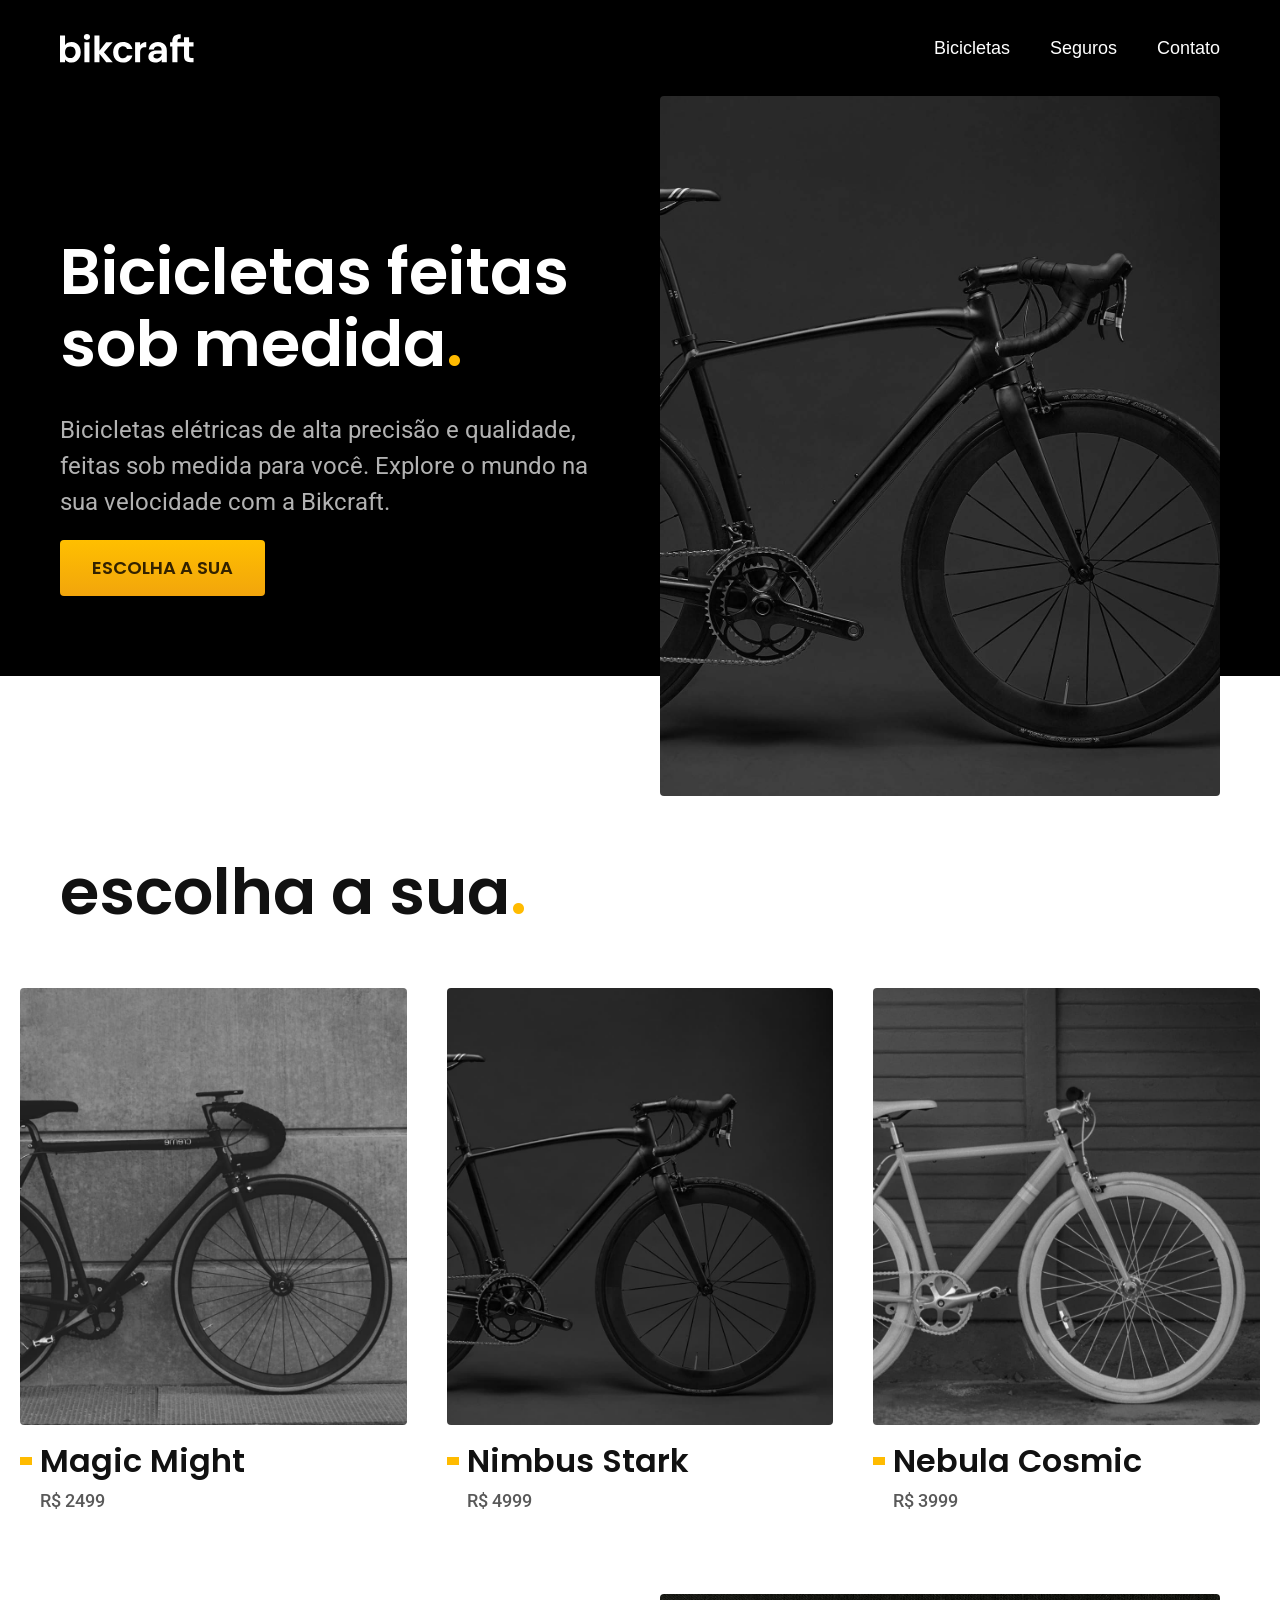
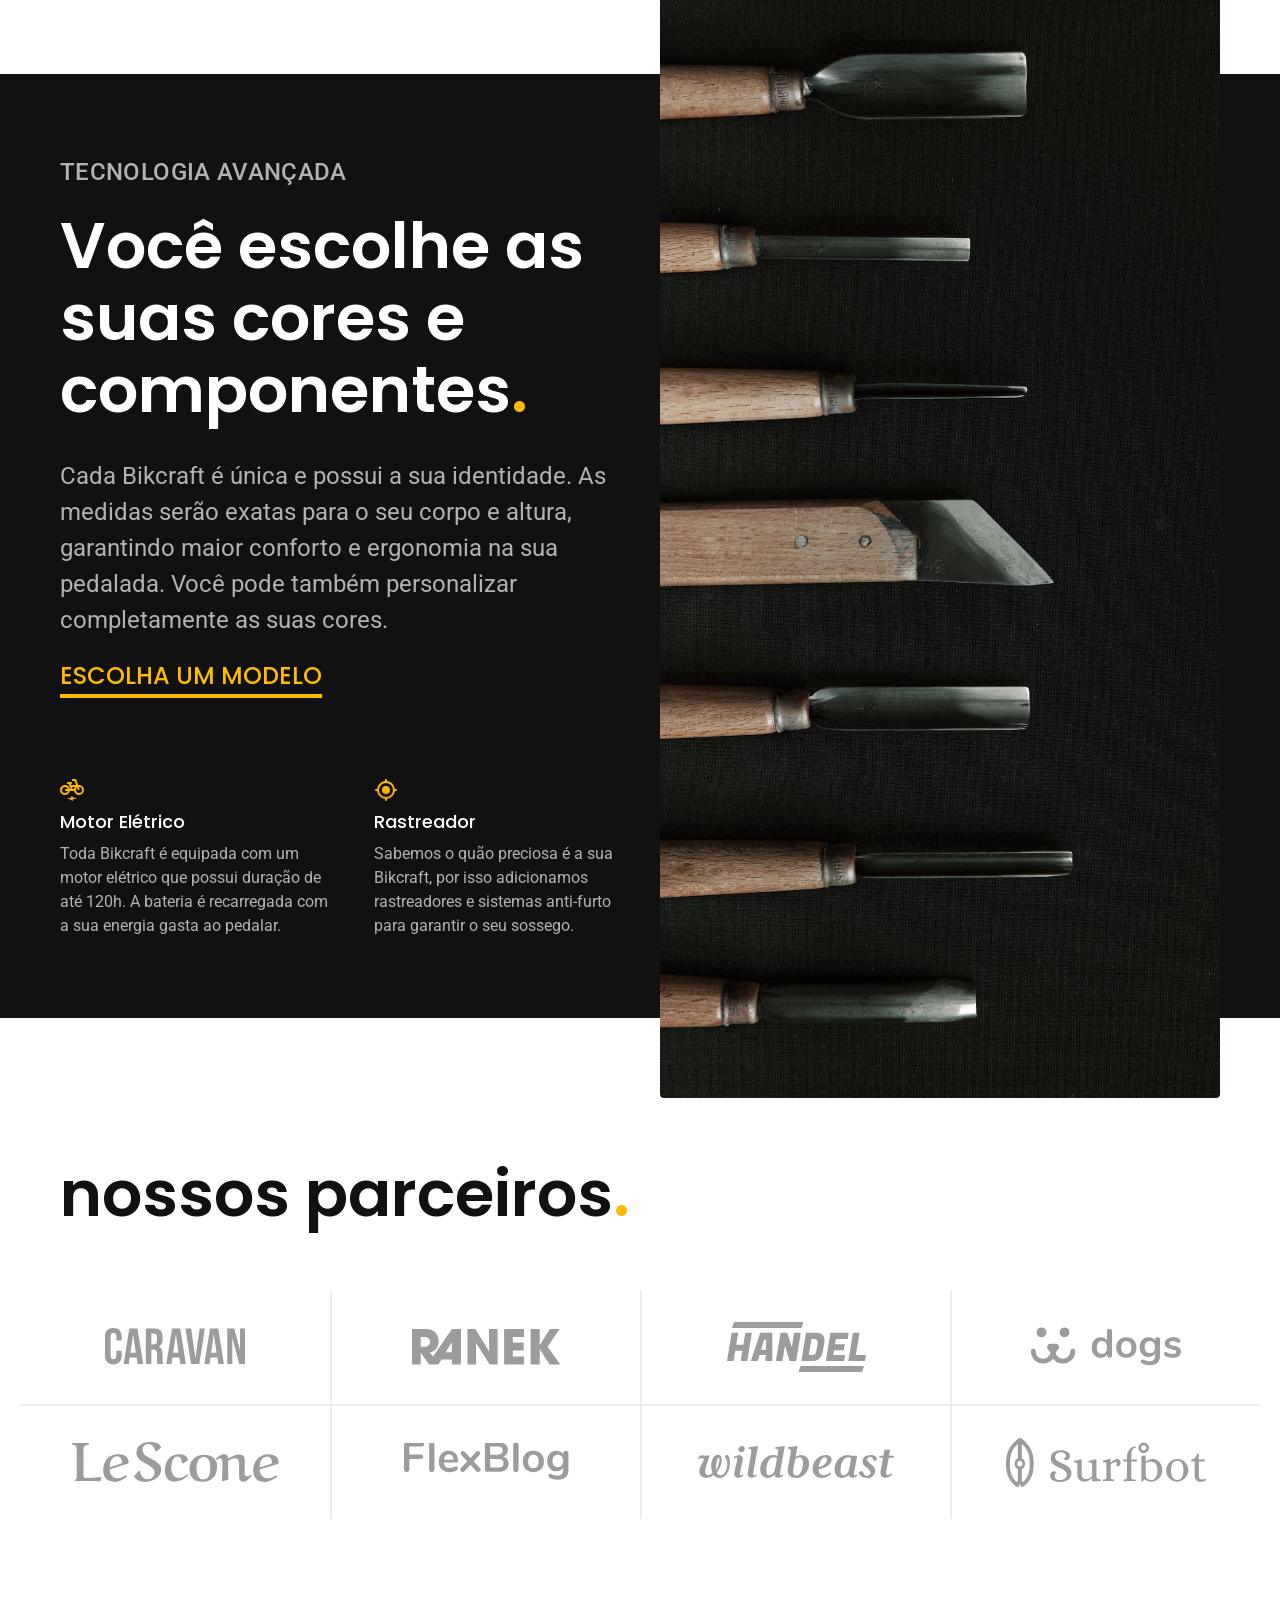
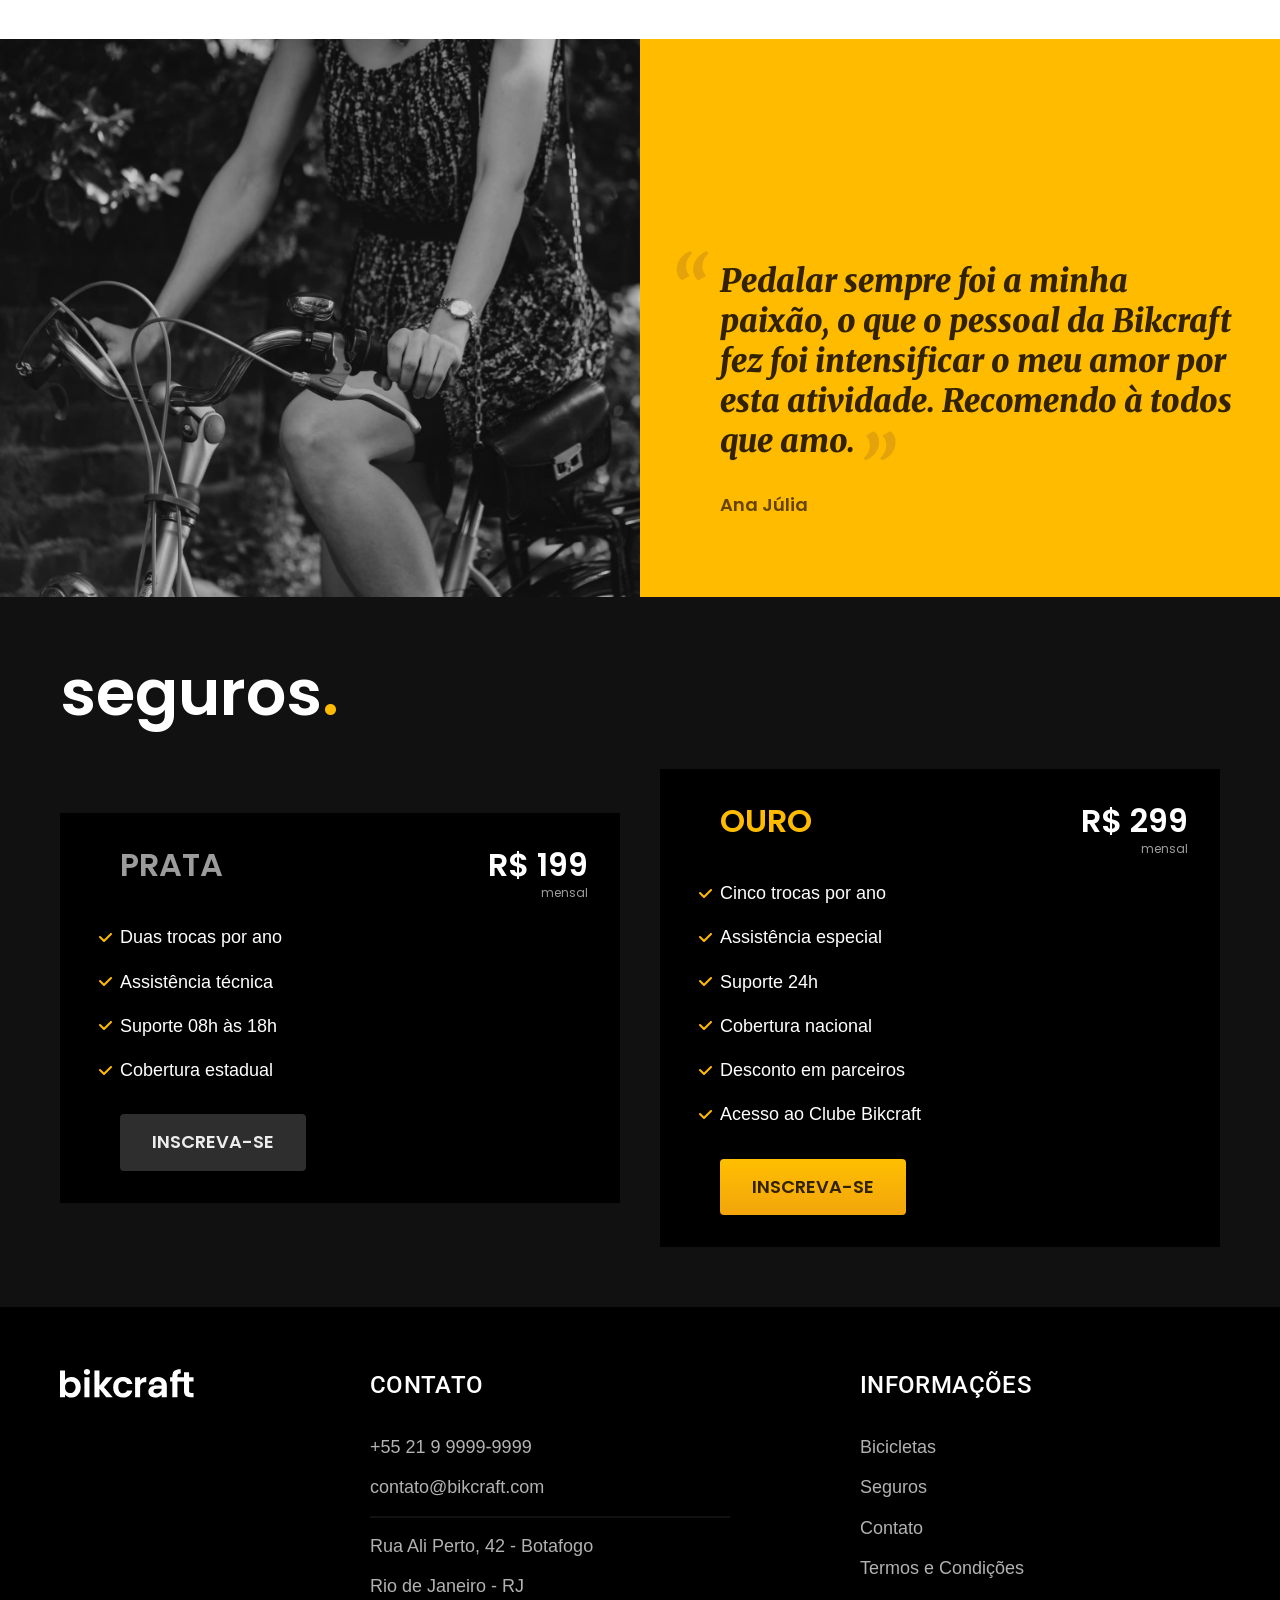
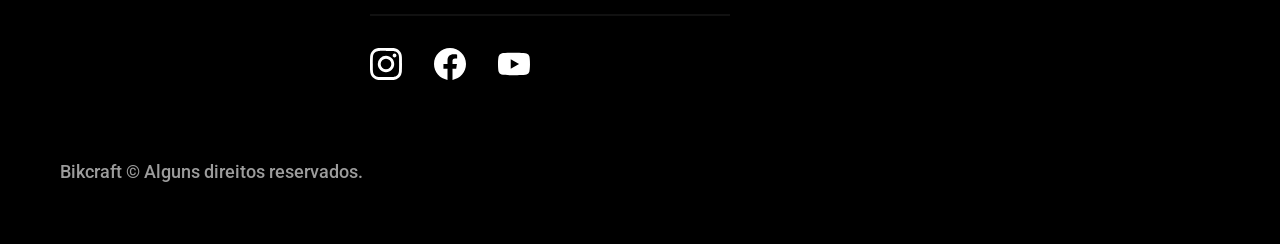
<file: index.html>
<!DOCTYPE html>
<html lang="pt-br">

<head>
  <meta charset="UTF-8">
  <meta name="viewport" content="width=device-width, initial-scale=1.0">
  <title>Bikcraft - Bicicletas Elétricas</title>
  <meta name="description" content="Bicicletas elétricas de alta precisão e qualidade,  feitas sob medida para o cliente. Explore o mundo na sua velocidade com a Bikcraft.">
  <meta charset="UTF-8">
  <meta name="viewport" content="width=device-width, initial-scale=1.0">
  <link rel="preconnect" href="https://fonts.googleapis.com">
  <link rel="preconnect" href="https://fonts.gstatic.com" crossorigin>
  <link href="https://fonts.googleapis.com/css2?family=Merriweather:ital,opsz,wght@0,18..144,900;1,18..144,900&family=Poppins:wght@400;600&family=Roboto:ital,wght@0,100..900;1,100..900&display=swap" rel="stylesheet">
  <link rel="stylesheet" href="./css/style.css">
</head>

<body>
  <header class="header-bg">
    <div class="header container">
      <a href="./"><img src="./img/bikcraft.svg" alt="Bikcraft"></a>
      <nav aria-label="Primária">
        <ul class="header-menu font-1-m">
          <li><a href="./bicicletas.html">Bicicletas</a></li>
          <li><a href="./seguros.html">Seguros</a></li>
          <li><a href="./contato.html">Contato</a></li>
        </ul>
      </nav>
    </div>
  </header>
  <main class="introducao-bg">
    <div class="introducao container">
      <div class="introducao-conteudo">
        <h1 class="font-1-xxl">Bicicletas feitas sob medida<span>.</span></h1>
        <p class="font-2-l">Bicicletas elétricas de alta precisão e qualidade, feitas sob medida para você. Explore o mundo na sua velocidade com a Bikcraft.</p>
        <a href="./bicicletas.html" class="botao">Escolha a sua</a>
      </div>
      <div>
        <img src="./img/fotos/introducao.jpg" alt="Bicicleta elétrica preta">
      </div>
    </div>
  </main>
  <article class="bicicletas-lista">
    <h2 class="font-1-xxl container">escolha a sua<span class="cor-p1">.</span></h2>
    <ul>
      <li>
        <a href="./bicicletas/magic.html">
          <img src="./img/bicicletas/magic-home.jpg" alt="Bicicleta preta">
          <h3 class="font-1-xl">Magic Might</h3>
          <span class="font-2-m cor-8">R$ 2499</span>
        </a>
      </li>
      <li>
        <a href="./bicicletas/nimbus.html">
          <img src="./img/bicicletas/nimbus-home.jpg" alt="Bicicleta preta">
          <h3 class="font-1-xl">Nimbus Stark</h3>
          <span class="font-2-m cor-8">R$ 4999</span>
        </a>
      </li>
      <li>
        <a href="./bicicletas/nebula.html">
          <img src="./img/bicicletas/nebula-home.jpg" alt="Bicicleta preta">
          <h3 class="font-1-xl">Nebula Cosmic</h3>
          <span class="font-2-m cor-8">R$ 3999</span>
        </a>
      </li>
    </ul>
  </article>

  <article class="tecnologia-bg">
    <div class="tecnologia container">
      <div class="tecnologia-conteudo">
        <span class="font-2-l-b cor-5">Tecnologia Avançada</span>
        <h2 class="font-1-xxl cor-0">Você escolhe as suas cores e componentes<span class="cor-p1">.</span></h2>
        <p class="font-2-l cor-5">Cada Bikcraft é única e possui a sua identidade. As medidas serão exatas para o seu corpo e altura, garantindo maior conforto e ergonomia na sua pedalada. Você pode também personalizar completamente as suas cores.</p>
        <a href="./bicicletas.html" class="link">Escolha um modelo</a>
        <div class="tecnologia-vantagens">
          <div>
            <img src="./img/icones/eletrica.svg" alt="">
            <h3 class="font-1-m cor-0">Motor Elétrico</h3>
            <p class="font-2-s cor-5">Toda Bikcraft é equipada com um motor elétrico que possui duração de até 120h. A bateria é recarregada com a sua energia gasta ao pedalar.</p>
          </div>
          <div>
            <img src="./img/icones/rastreador.svg" alt="">
            <h3 class="font-1-m cor-0">Rastreador</h3>
            <p class="font-2-s cor-5">Sabemos o quão preciosa é a sua Bikcraft, por isso adicionamos rastreadores e sistemas anti-furto para garantir o seu sossego.</p>
          </div>
        </div>
      </div>
      <div class="tecnologia-imagem">
        <img src="./img/fotos/tecnologia.jpg" alt="">
      </div>
    </div>
  </article>

  <section class="parceiros" aria-label="Nossos Parceiros">
    <h2 class="font-1-xxl container">nossos parceiros<span class="cor-p1">.</span></h2>
    <ul>
      <li><img src="./img/parceiros/caravan.svg" alt="caravan"></li>
      <li><img src="./img/parceiros/ranek.svg" alt="ranek"></li>
      <li><img src="./img/parceiros/handel.svg" alt="handel"></li>
      <li><img src="./img/parceiros/dogs.svg" alt="dogs"></li>
      <li><img src="./img/parceiros/lescone.svg" alt="lescone"></li>
      <li><img src="./img/parceiros/flexblog.svg" alt="flexblog"></li>
      <li><img src="./img/parceiros/wildbeast.svg" alt="wildbeast"></li>
      <li><img src="./img/parceiros/surfbot.svg" alt="surfbot"></li>
    </ul>
  </section>
  <section class="depoimento" aria-label="Depoimento">
    <div>
      <img src="/img/fotos/depoimento.jpg" alt="Pessoa pedalando uma bicicleta Bikcraft">
    </div>
    <div class="depoimento-conteudo">
      <blockquote class="font-1-xl cor-p5">
        <p>Pedalar sempre foi a minha paixão, o que o pessoal da Bikcraft fez foi intensificar o meu amor por esta atividade. Recomendo à todos que amo.
        </p>
      </blockquote>
      <span class="font-1-m-b cor-p4">Ana Júlia</span>
    </div>
  </section>
  <article class="seguros-bg">
    <div class="seguros container">
      <h2 class="font-1-xxl cor-0">seguros<span class="cor-p1">.</span></h2>
      <div class="seguros-item">
        <h3 class="font-1-xl cor-6">PRATA</h3>
        <span class="font-1-xl cor-0">R$ 199 <span class="font-1-xs cor-6">mensal</span></span>
        <ul class="font-2-m cor-0">
          <li>Duas trocas por ano</li>
          <li>Assistência técnica</li>
          <li>Suporte 08h às 18h</li>
          <li>Cobertura estadual</li>
        </ul>
        <a href="/orcamento.html" class="botao secundario">Inscreva-se</a>
      </div>
      <div class="seguros-item">
        <h3 class="font-1-xl cor-p1">OURO</h3>
        <span class="font-1-xl cor-0">R$ 299 <span class="font-1-xs cor-6">mensal</span></span>
        <ul class="font-2-m cor-0">
          <li>Cinco trocas por ano</li>
          <li>Assistência especial</li>
          <li>Suporte 24h</li>
          <li>Cobertura nacional</li>
          <li>Desconto em parceiros</li>
          <li>Acesso ao Clube Bikcraft</li>
        </ul>
        <a href="/orcamento.html" class="botao">Inscreva-se</a>
      </div>
    </div>
  </article>

  <footer class="footer-bg">
    <div class="footer container">
      <img src="/img/bikcraft.svg" alt="Bikcraft">
      <div class="footer-contato">
        <h3 class="font-2-l-b cor-0">Contato</h3>
        <ul class="font-2-m cor-5">
          <li><a href="tel:+5521999999999">+55 21 9 9999-9999</a></li>
          <li><a href="mailto:contato@bikcraft.com">contato@bikcraft.com</a></li>
          <li>Rua Ali Perto, 42 - Botafogo</li>
          <li>Rio de Janeiro - RJ</li>
        </ul>
        <div class="footer-redes">
          <a href="./">
            <img src="./img/redes/instagram.svg" alt="Instagram">
          </a>
          <a href="./">
            <img src="./img/redes/facebook.svg" alt="Facebook">
          </a>
          <a href="./">
            <img src="./img/redes/youtube.svg" alt="Youtube">
          </a>
        </div>
      </div>
      <div class="footer-informacoes">
        <h3 class="font-2-l-b cor-0">Informações</h3>
        <nav>
          <ul class="font-1-m cor-5">
            <li><a href="./bicicletas.html">Bicicletas</a></li>
            <li><a href="./seguros.html">Seguros</a></li>
            <li><a href="./contato.html">Contato</a></li>
            <li><a href="./termos.html">Termos e Condições</a></li>
          </ul>
        </nav>
      </div>
      <p class="font-2-m cor-6 footer-copy">Bikcraft © Alguns direitos reservados.</p>
    </div>
  </footer>
</body>

</html>
</file>
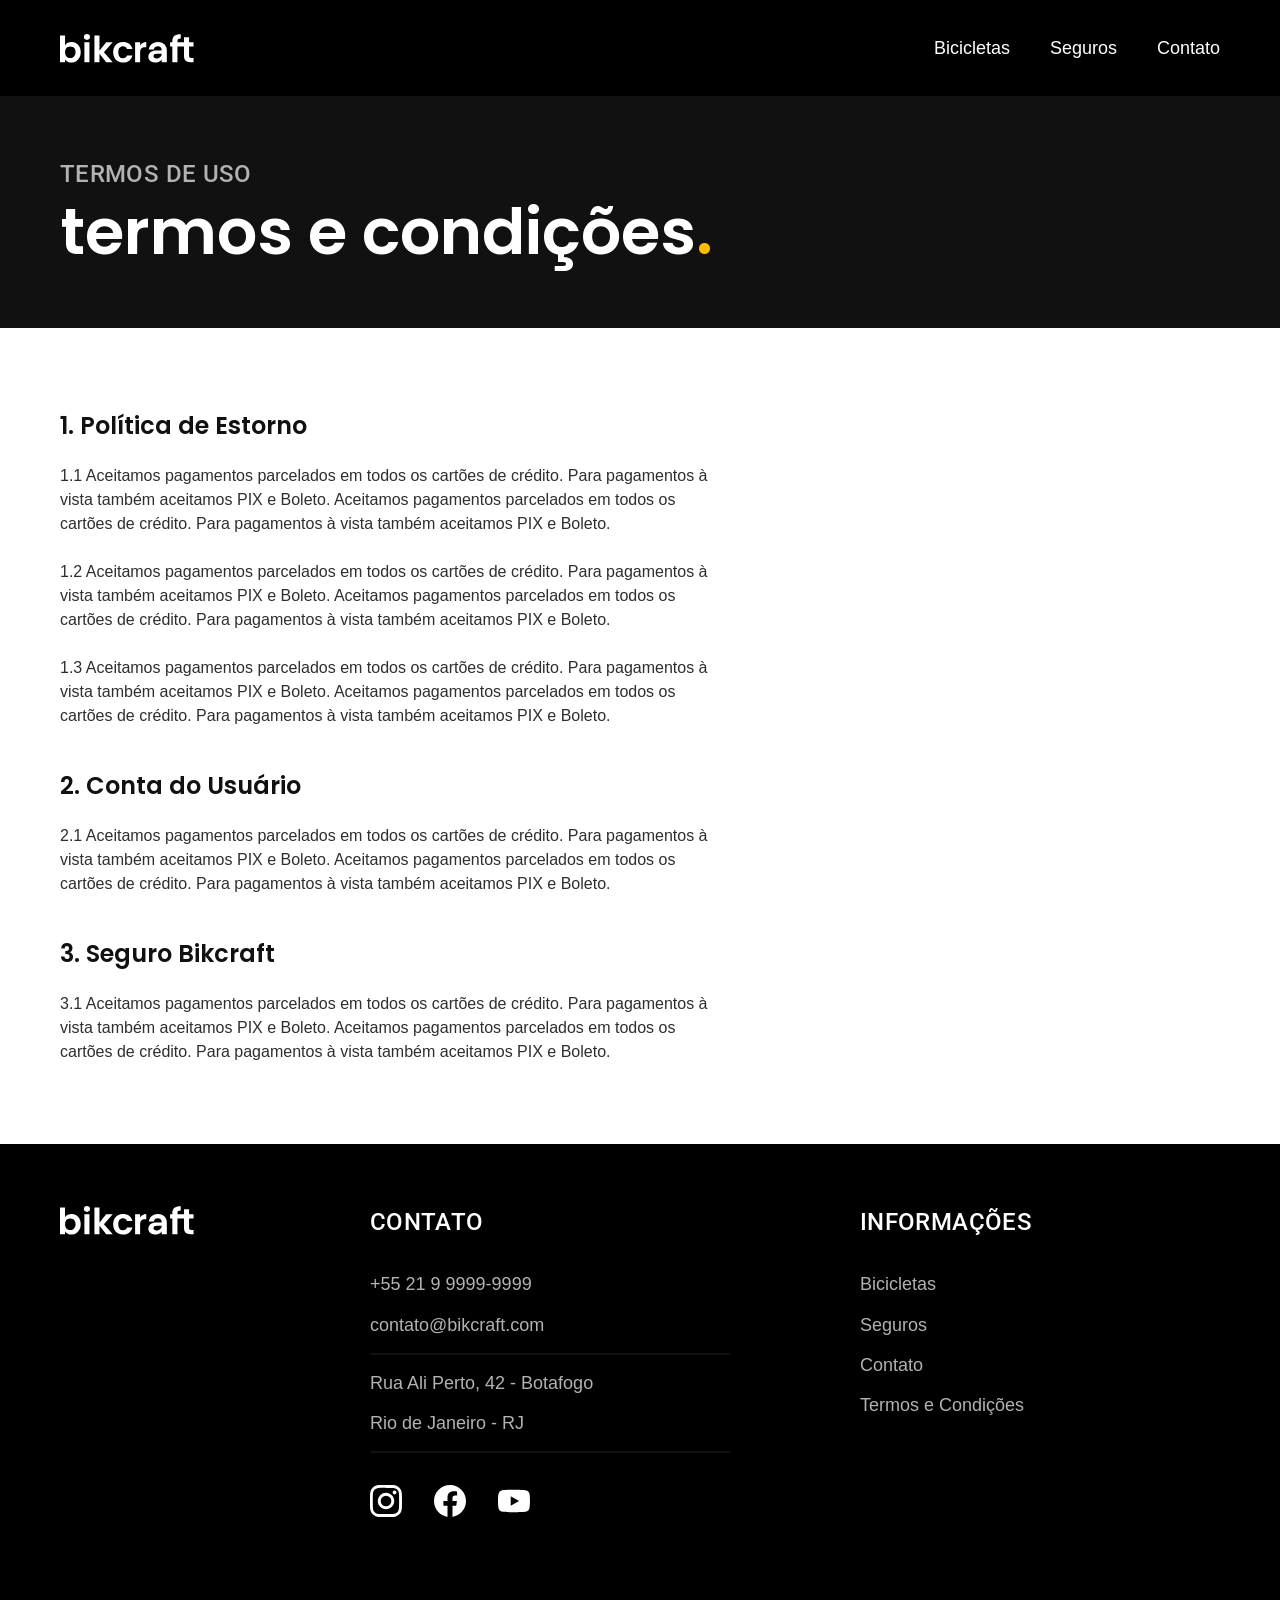
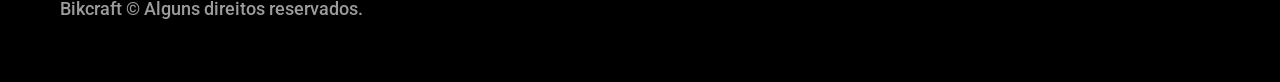
<file: termos.html>
<!DOCTYPE html>
<html lang="pt-br">

<head>
  <meta charset="UTF-8">
  <meta name="viewport" content="width=device-width, initial-scale=1.0">
  <title>Termos e Condições | Bikcraft</title>
  <meta name="description" content="Termos e Condições">
  <meta charset="UTF-8">
  <meta name="viewport" content="width=device-width, initial-scale=1.0">
  <link rel="preconnect" href="https://fonts.googleapis.com">
  <link rel="preconnect" href="https://fonts.gstatic.com" crossorigin>
  <link href="https://fonts.googleapis.com/css2?family=Merriweather:ital,opsz,wght@0,18..144,900;1,18..144,900&family=Poppins:wght@400;600&family=Roboto:ital,wght@0,100..900;1,100..900&display=swap" rel="stylesheet">
  <link rel="stylesheet" href="./css/style.css">
</head>

<body>
  <header class="header-bg">
    <div class="header container">
      <a href="./"><img src="./img/bikcraft.svg" alt="Bikcraft"></a>
      <nav aria-label="Primária">
        <ul class="header-menu font-1-m">
          <li><a href="./bicicletas.html">Bicicletas</a></li>
          <li><a href="./seguros.html">Seguros</a></li>
          <li><a href="./contato.html">Contato</a></li>
        </ul>
      </nav>
    </div>
  </header>

  <main>
    <div class="titulo-bg">
      <div class="titulo container">
        <p class="font-2-l-b cor-5">Termos de uso</p>
        <h1 class="font-1-xxl cor-0">termos e condições<span class="cor-p1">.</span></h1>
      </div>
    </div>
    <div class="termos font-2-s cor-10 container">
      <h2 class="font-1-l cor-11">1. Política de Estorno</h2>
      <p>1.1 Aceitamos pagamentos parcelados em todos os cartões de crédito. Para pagamentos à vista também aceitamos PIX e Boleto. Aceitamos pagamentos parcelados em todos os cartões de crédito. Para pagamentos à vista também aceitamos PIX e Boleto.</p>
      <p>1.2 Aceitamos pagamentos parcelados em todos os cartões de crédito. Para pagamentos à vista também aceitamos PIX e Boleto. Aceitamos pagamentos parcelados em todos os cartões de crédito. Para pagamentos à vista também aceitamos PIX e Boleto.</p>
      <p>1.3 Aceitamos pagamentos parcelados em todos os cartões de crédito. Para pagamentos à vista também aceitamos PIX e Boleto. Aceitamos pagamentos parcelados em todos os cartões de crédito. Para pagamentos à vista também aceitamos PIX e Boleto.</p>
      <h2 class="font-1-l cor-11">2. Conta do Usuário</h2>
      <p>2.1 Aceitamos pagamentos parcelados em todos os cartões de crédito. Para pagamentos à vista também aceitamos PIX e Boleto. Aceitamos pagamentos parcelados em todos os cartões de crédito. Para pagamentos à vista também aceitamos PIX e Boleto.</p>
      <h2 class="font-1-l cor-11">3. Seguro Bikcraft</h2>
      <p>3.1 Aceitamos pagamentos parcelados em todos os cartões de crédito. Para pagamentos à vista também aceitamos PIX e Boleto. Aceitamos pagamentos parcelados em todos os cartões de crédito. Para pagamentos à vista também aceitamos PIX e Boleto.</p>
    </div>
  </main>

  <footer class="footer-bg">
    <div class="footer container">
      <img src="/img/bikcraft.svg" alt="Bikcraft">
      <div class="footer-contato">
        <h3 class="font-2-l-b cor-0">Contato</h3>
        <ul class="font-2-m cor-5">
          <li><a href="tel:+5521999999999">+55 21 9 9999-9999</a></li>
          <li><a href="mailto:contato@bikcraft.com">contato@bikcraft.com</a></li>
          <li>Rua Ali Perto, 42 - Botafogo</li>
          <li>Rio de Janeiro - RJ</li>
        </ul>
        <div class="footer-redes">
          <a href="./">
            <img src="./img/redes/instagram.svg" alt="Instagram">
          </a>
          <a href="./">
            <img src="./img/redes/facebook.svg" alt="Facebook">
          </a>
          <a href="./">
            <img src="./img/redes/youtube.svg" alt="Youtube">
          </a>
        </div>
      </div>
      <div class="footer-informacoes">
        <h3 class="font-2-l-b cor-0">Informações</h3>
        <nav>
          <ul class="font-1-m cor-5">
            <li><a href="./bicicletas.html">Bicicletas</a></li>
            <li><a href="./seguros.html">Seguros</a></li>
            <li><a href="./contato.html">Contato</a></li>
            <li><a href="./termos.html">Termos e Condições</a></li>
          </ul>
        </nav>
      </div>
      <p class="font-2-m cor-6 footer-copy">Bikcraft © Alguns direitos reservados.</p>
    </div>
  </footer>
</body>

</html>
</file>
<file: css/style.css>
@import "./global/global.css";
@import "./utilidades/tipografia.css";
@import "./utilidades/cores.css";

@import "./global/header.css";
@import "./global/footer.css";

/* UTILIDADES */
@import "./utilidades/componentes.css";

/* HOME */
@import "./home/introducao.css";
@import "./home/tecnologia.css";
@import "./home/parceiros.css";
@import "./home/depoimento.css";

/* BICICLETAS */
@import "./bicicletas/bicicletas-lista.css";

/* SEGUROS */
@import "./seguros/seguros.css";

/* TERMOS */
@import "./termos/termos.css";
</file>
